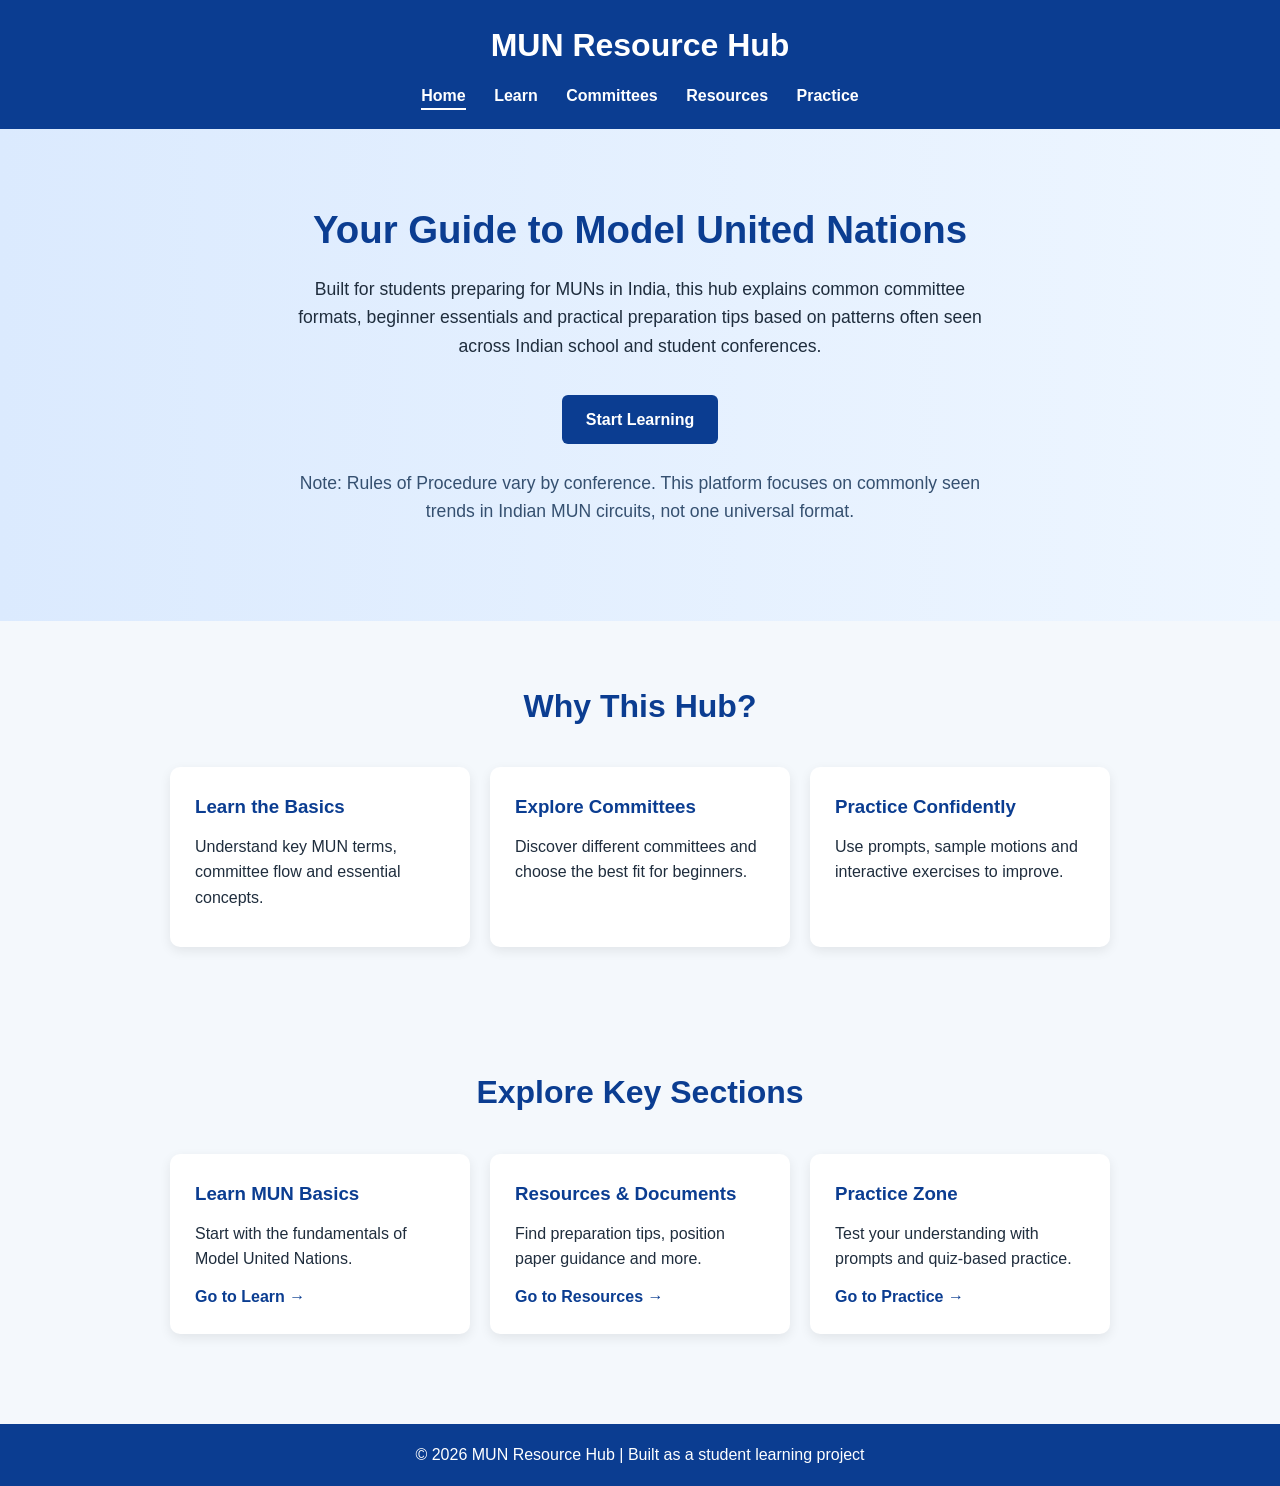
<file: index.html>
<!DOCTYPE html>
<html lang="en">
<head>
  <meta charset="UTF-8" />
  <meta name="viewport" content="width=device-width, initial-scale=1.0" />
  <title>MUN Resource Hub | Home</title>
  <link rel="stylesheet" href="style.css" />
</head>
<body>

  <header class="site-header">
    <div class="container">
      <h1 class="logo">MUN Resource Hub</h1>
      <nav class="navbar">
        <a href="index.html" class = "active">Home</a>
        <a href="learn.html">Learn</a>
        <a href="committees.html">Committees</a>
        <a href="resources.html">Resources</a>
        <a href="practice.html">Practice</a>
      </nav>
    </div>
  </header>

  <section class="hero">
  <div class="container">
    <h2>Your Guide to Model United Nations</h2>
    <p>
      Built for students preparing for MUNs in India, this hub explains common committee formats,
      beginner essentials and practical preparation tips based on patterns often seen across Indian school and student conferences.
    </p>
    <a href="learn.html" class="btn">Start Learning</a>
    <p class="hero-note">
      Note: Rules of Procedure vary by conference. This platform focuses on commonly seen trends in Indian MUN circuits, not one universal format.
    </p>
  </div>
</section>

  <section class="why-hub">
    <div class="container">
      <h2>Why This Hub?</h2>
      <div class="card-grid">
        <div class="card">
          <h3>Learn the Basics</h3>
          <p>Understand key MUN terms, committee flow and essential concepts.</p>
        </div>
        <div class="card">
          <h3>Explore Committees</h3>
          <p>Discover different committees and choose the best fit for beginners.</p>
        </div>
        <div class="card">
          <h3>Practice Confidently</h3>
          <p>Use prompts, sample motions and interactive exercises to improve.</p>
        </div>
      </div>
    </div>
  </section>

  <section class="featured-sections">
    <div class="container">
      <h2>Explore Key Sections</h2>
      <div class="card-grid">
        <div class="card">
          <h3>Learn MUN Basics</h3>
          <p>Start with the fundamentals of Model United Nations.</p>
          <a href="learn.html" class="card-link">Go to Learn →</a>
        </div>
        <div class="card">
          <h3>Resources & Documents</h3>
          <p>Find preparation tips, position paper guidance and more.</p>
          <a href="resources.html" class="card-link">Go to Resources →</a>
        </div>
        <div class="card">
          <h3>Practice Zone</h3>
          <p>Test your understanding with prompts and quiz-based practice.</p>
          <a href="practice.html" class="card-link">Go to Practice →</a>
        </div>
      </div>
    </div>
  </section>

  <footer class="site-footer">
    <div class="container">
      <p>© 2026 MUN Resource Hub | Built as a student learning project</p>
    </div>
  </footer>

  <script src="script.js"></script>
</body>
</html>
</file>
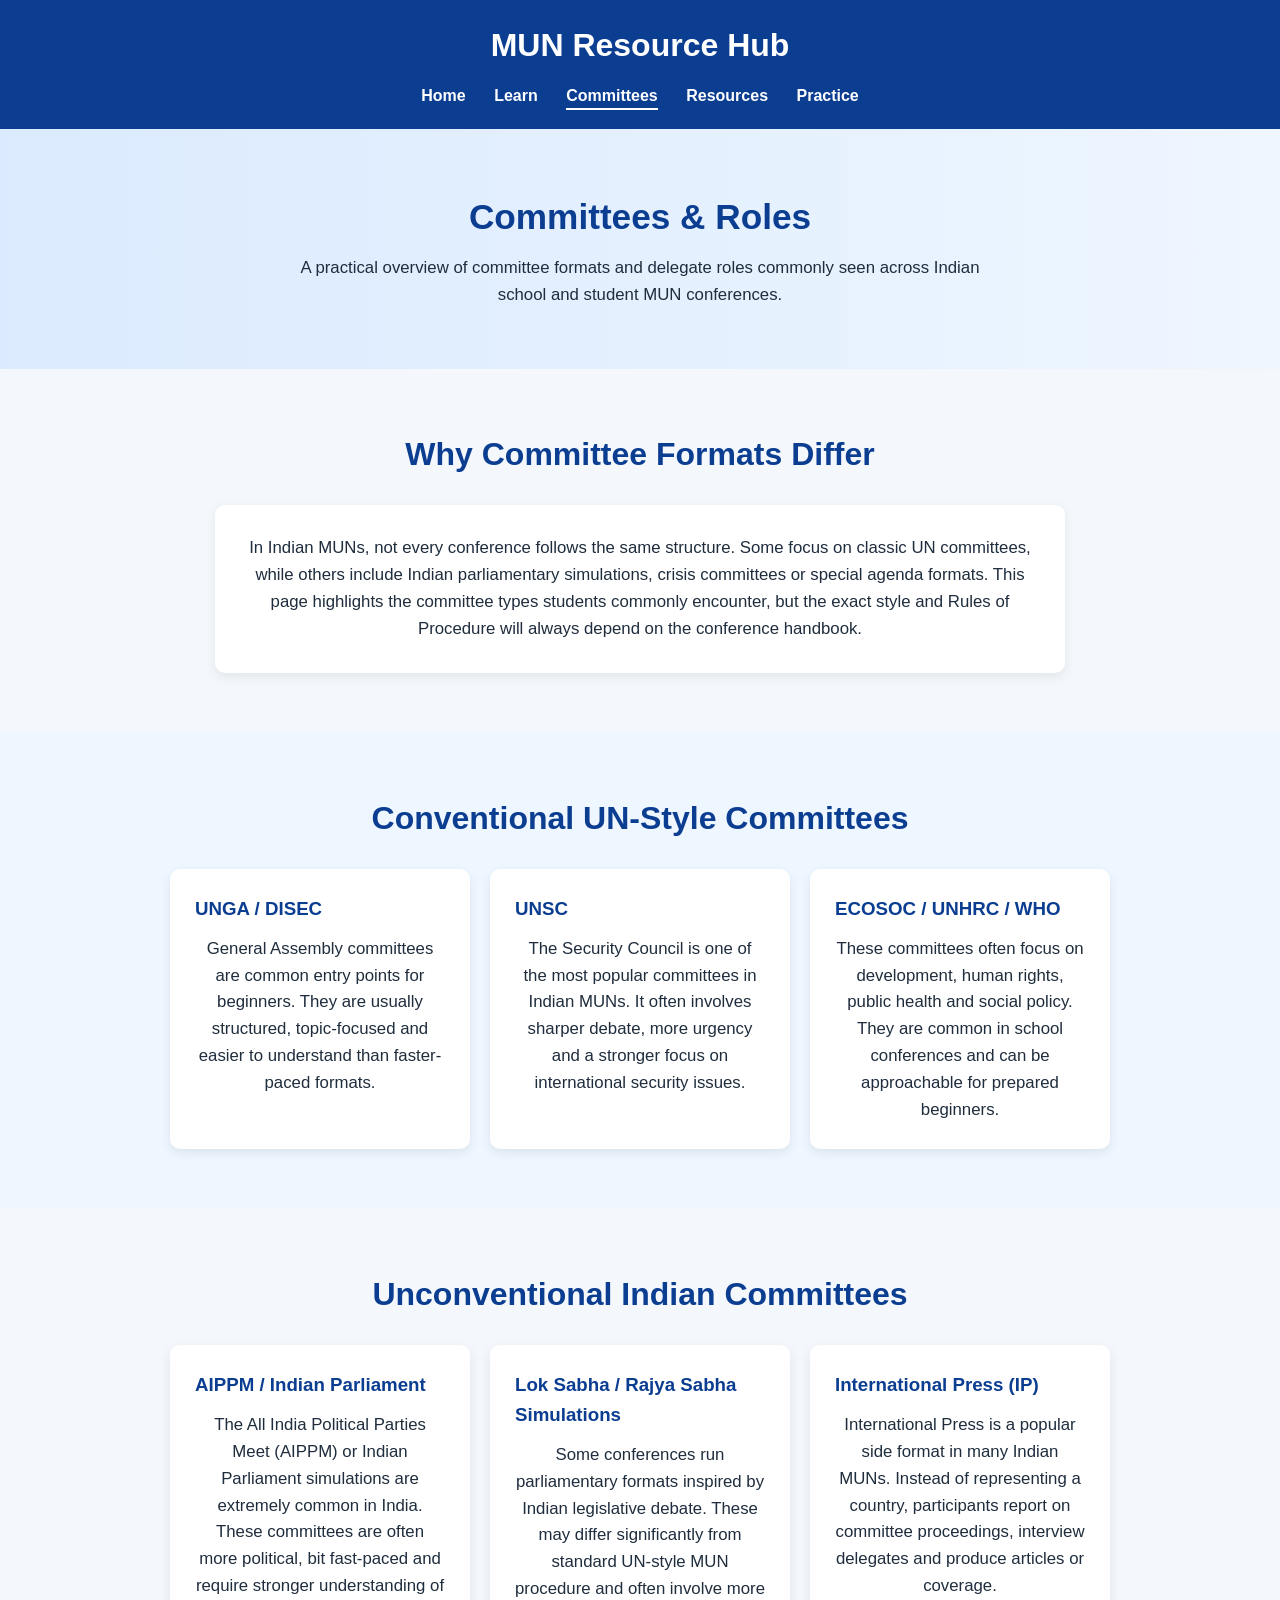
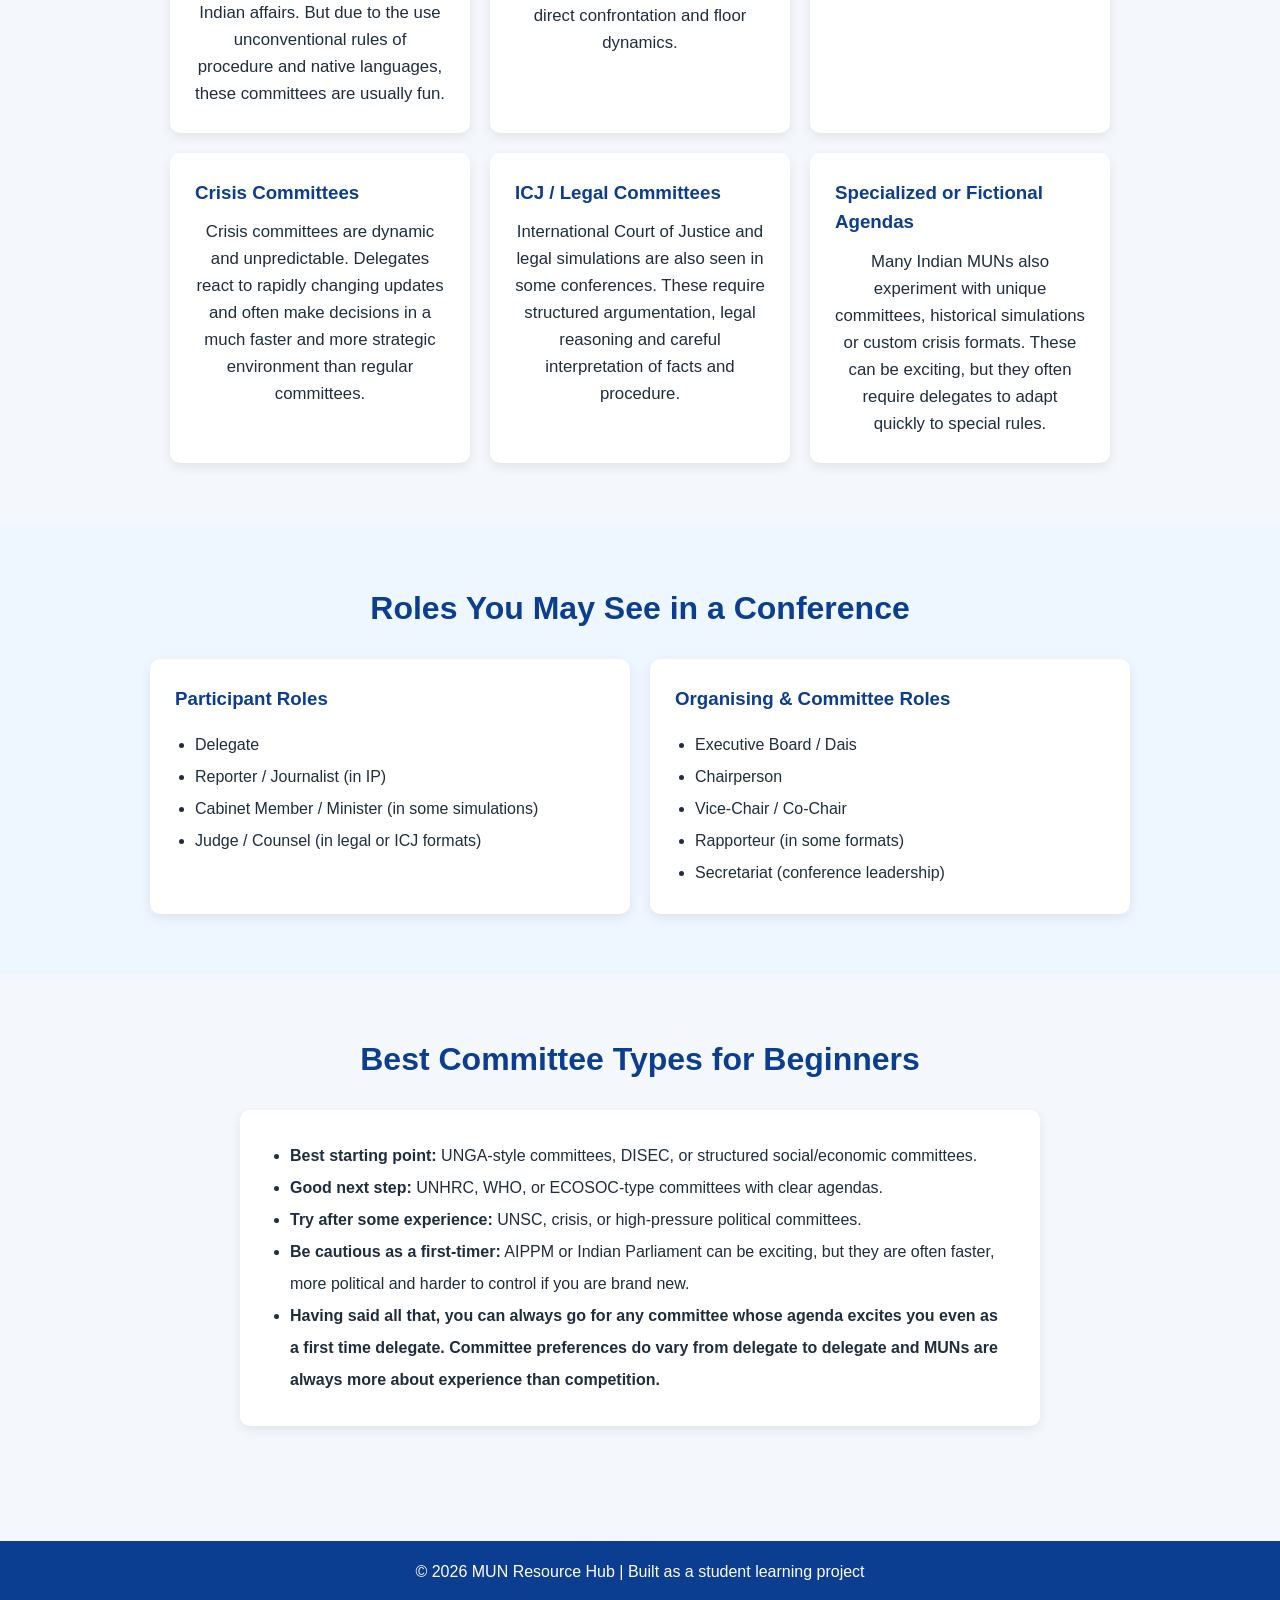
<file: committees.html>
<!DOCTYPE html>
<html lang="en">
<head>
  <meta charset="UTF-8" />
  <meta name="viewport" content="width=device-width, initial-scale=1.0" />
  <title>MUN Resource Hub | Committees & Roles</title>
  <link rel="stylesheet" href="style.css" />
</head>
<body>

  <header class="site-header">
    <div class="container">
      <h1 class="logo">MUN Resource Hub</h1>
      <nav class="navbar">
        <a href="index.html">Home</a>
        <a href="learn.html">Learn</a>
        <a href="committees.html"  class = "active">Committees</a>
        <a href="resources.html">Resources</a>
        <a href="practice.html">Practice</a>
      </nav>
    </div>
  </header>
  
  <section class="page-banner">
    <div class="container">
      <h2>Committees & Roles</h2>
      <p>
        A practical overview of committee formats and delegate roles commonly seen across Indian school and student MUN conferences.
      </p>
    </div>
  </section>

  <section class="content-section">
    <div class="container">
      <h2>Why Committee Formats Differ</h2>
      <div class="info-box">
        <p>
          In Indian MUNs, not every conference follows the same structure. Some focus on classic UN committees,
          while others include Indian parliamentary simulations, crisis committees or special agenda formats.
          This page highlights the committee types students commonly encounter, but the exact style and Rules of Procedure
          will always depend on the conference handbook.
        </p>
      </div>
    </div>
  </section>

  <section class="content-section light-bg">
    <div class="container">
      <h2>Conventional UN-Style Committees</h2>
      <div class="card-grid">
        <div class="card">
          <h3>UNGA / DISEC</h3>
          <p>
            General Assembly committees are common entry points for beginners. They are usually structured,
            topic-focused and easier to understand than faster-paced formats.
          </p>
        </div>
        <div class="card">
          <h3>UNSC</h3>
          <p>
            The Security Council is one of the most popular committees in Indian MUNs. It often involves
            sharper debate, more urgency and a stronger focus on international security issues.
          </p>
        </div>
        <div class="card">
          <h3>ECOSOC / UNHRC / WHO</h3>
          <p>
            These committees often focus on development, human rights, public health and social policy.
            They are common in school conferences and can be approachable for prepared beginners.
          </p>
        </div>
      </div>
    </div>
  </section>

  <section class="content-section">
    <div class="container">
      <h2>Unconventional Indian Committees </h2>
      <div class="card-grid">
        <div class="card">
          <h3>AIPPM / Indian Parliament</h3>
          <p>
            The All India Political Parties Meet (AIPPM) or Indian Parliament simulations are extremely common in India.
            These committees are often more political, bit fast-paced and require stronger understanding of Indian affairs. But due to the use unconventional rules of procedure and native languages, these committees are usually fun.
          </p>
        </div>
        <div class="card">
          <h3>Lok Sabha / Rajya Sabha Simulations</h3>
          <p>
            Some conferences run parliamentary formats inspired by Indian legislative debate. These may differ significantly
            from standard UN-style MUN procedure and often involve more direct confrontation and floor dynamics.
          </p>
        </div>
        <div class="card">
          <h3>International Press (IP)</h3>
          <p>
            International Press is a popular side format in many Indian MUNs. Instead of representing a country,
            participants report on committee proceedings, interview delegates and produce articles or coverage.
          </p>
        </div>
        <div class="card">
          <h3>Crisis Committees</h3>
          <p>
            Crisis committees are dynamic and unpredictable. Delegates react to rapidly changing updates and often
            make decisions in a much faster and more strategic environment than regular committees.
          </p>
        </div>
        <div class="card">
          <h3>ICJ / Legal Committees</h3>
          <p>
            International Court of Justice and legal simulations are also seen in some conferences. These require structured argumentation, legal reasoning and careful interpretation of facts and procedure.
          </p>
        </div>
        <div class="card">
          <h3>Specialized or Fictional Agendas</h3>
          <p>
            Many Indian MUNs also experiment with unique committees, historical simulations or custom crisis formats.
            These can be exciting, but they often require delegates to adapt quickly to special rules.
          </p>
        </div>
      </div>
    </div>
  </section>

  <section class="content-section light-bg">
    <div class="container">
      <h2>Roles You May See in a Conference</h2>
      <div class="two-column-grid">
        <div class="list-box">
          <h3>Participant Roles</h3>
          <ul>
            <li>Delegate</li>
            <li>Reporter / Journalist (in IP)</li>
            <li>Cabinet Member / Minister (in some simulations)</li>
            <li>Judge / Counsel (in legal or ICJ formats)</li>
          </ul>
        </div>
        <div class="list-box">
          <h3>Organising & Committee Roles</h3>
          <ul>
            <li>Executive Board / Dais</li>
            <li>Chairperson</li>
            <li>Vice-Chair / Co-Chair</li>
            <li>Rapporteur (in some formats)</li>
            <li>Secretariat (conference leadership)</li>
          </ul>
        </div>
      </div>
    </div>
  </section>

  <section class="content-section">
    <div class="container">
      <h2>Best Committee Types for Beginners</h2>
      <div class="tips-box">
        <ul>
          <li><strong>Best starting point:</strong> UNGA-style committees, DISEC, or structured social/economic committees.</li>
          <li><strong>Good next step:</strong> UNHRC, WHO, or ECOSOC-type committees with clear agendas.</li>
          <li><strong>Try after some experience:</strong> UNSC, crisis, or high-pressure political committees.</li>
          <li><strong>Be cautious as a first-timer:</strong> AIPPM or Indian Parliament can be exciting, but they are often faster, more political and harder to control if you are brand new.</li>
          <li><strong> Having said all that, you can always go for any committee whose agenda excites you even as a first time delegate. Committee preferences do vary from delegate to delegate and MUNs are always more about experience than competition.  </strong></li>
		  
        </ul>
      </div>
    </div>
  </section>

  <footer class="site-footer">
    <div class="container">
      <p>© 2026 MUN Resource Hub | Built as a student learning project</p>
    </div>
  </footer>

  <script src="script.js"></script>
</body>
</html>
</file>
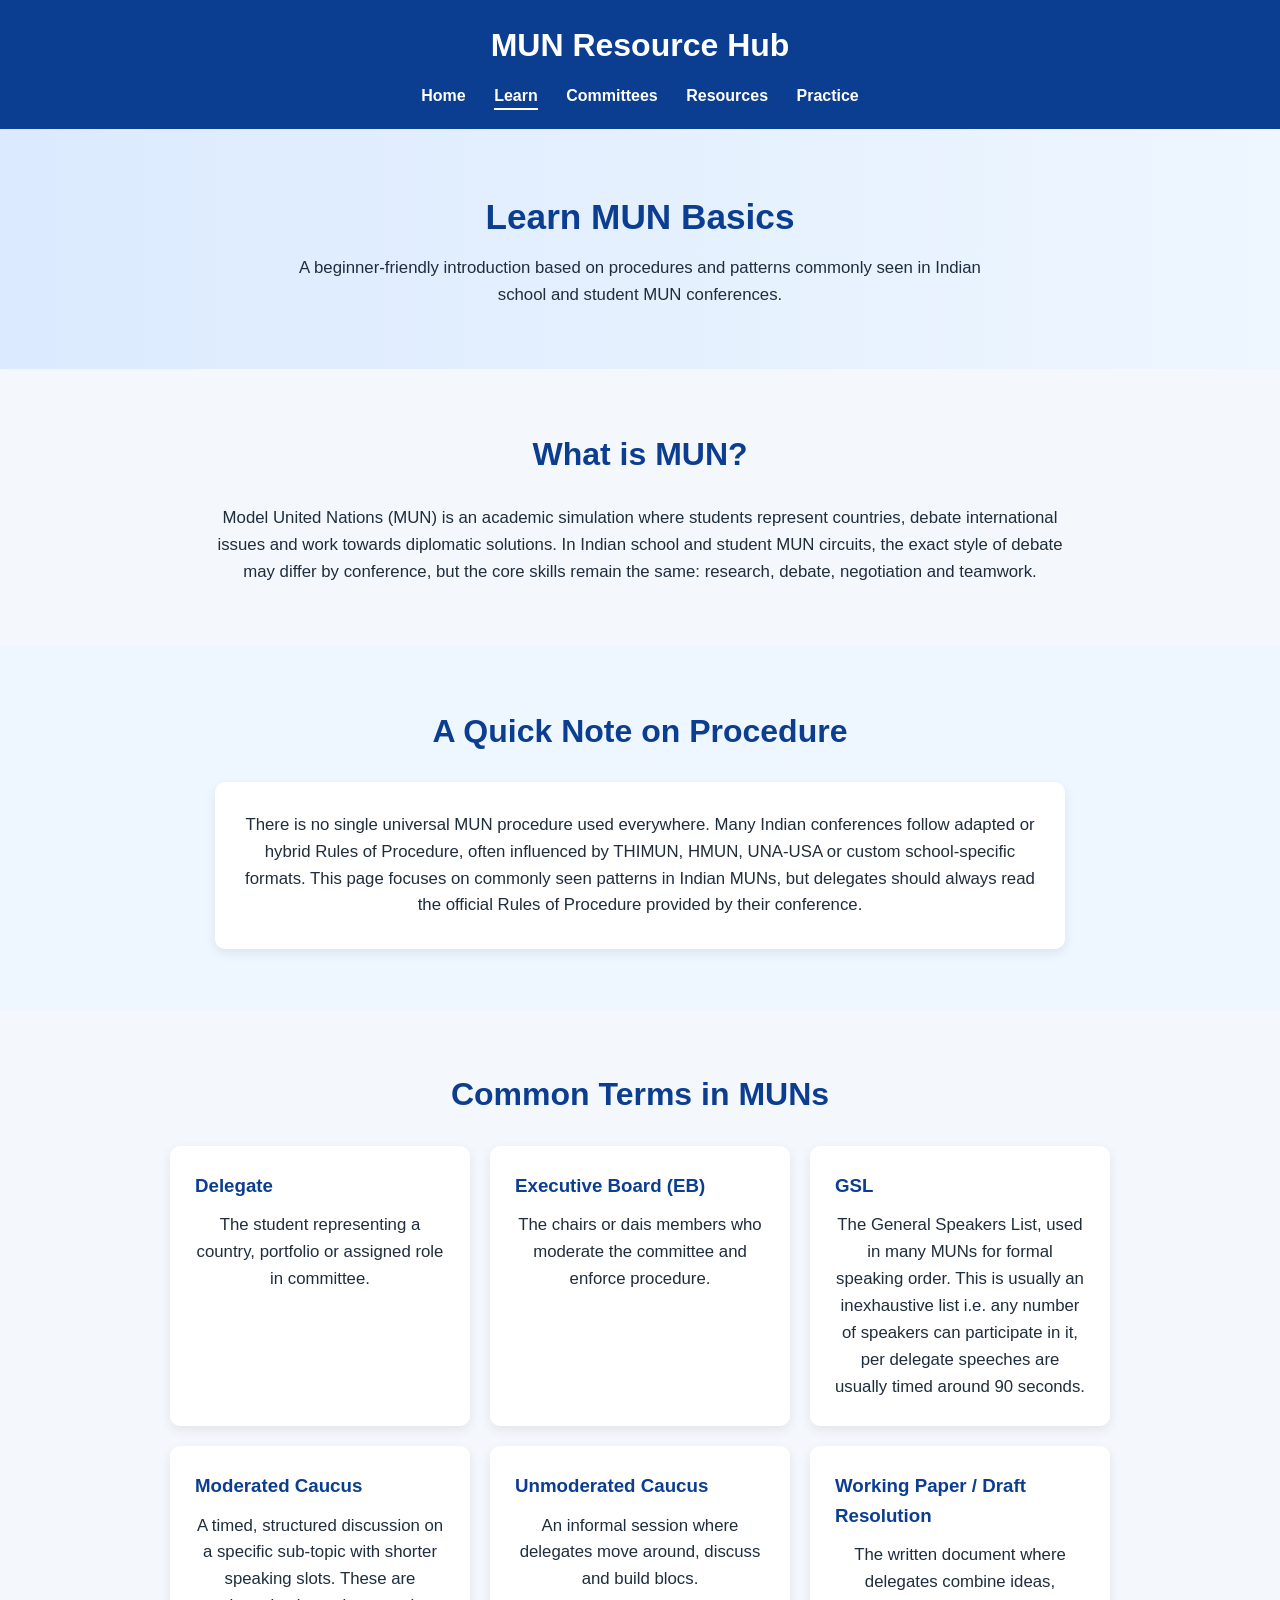
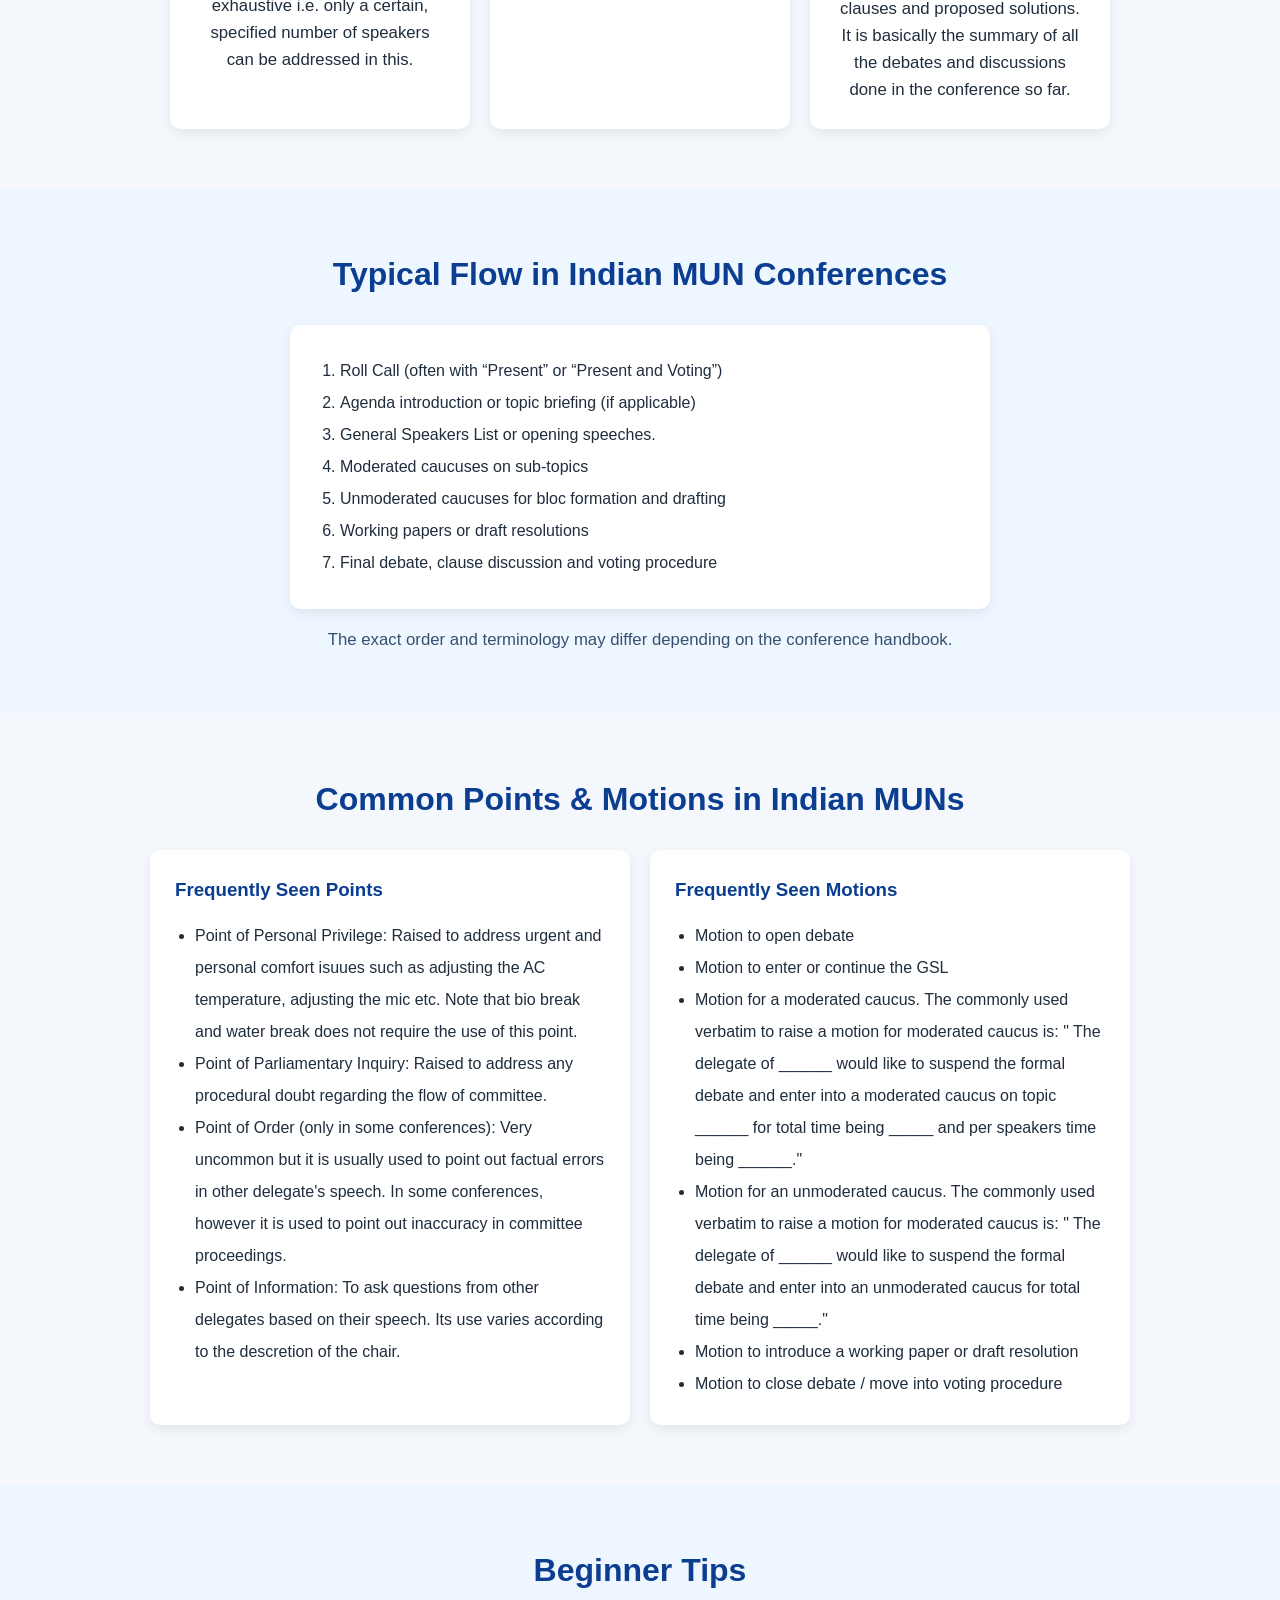
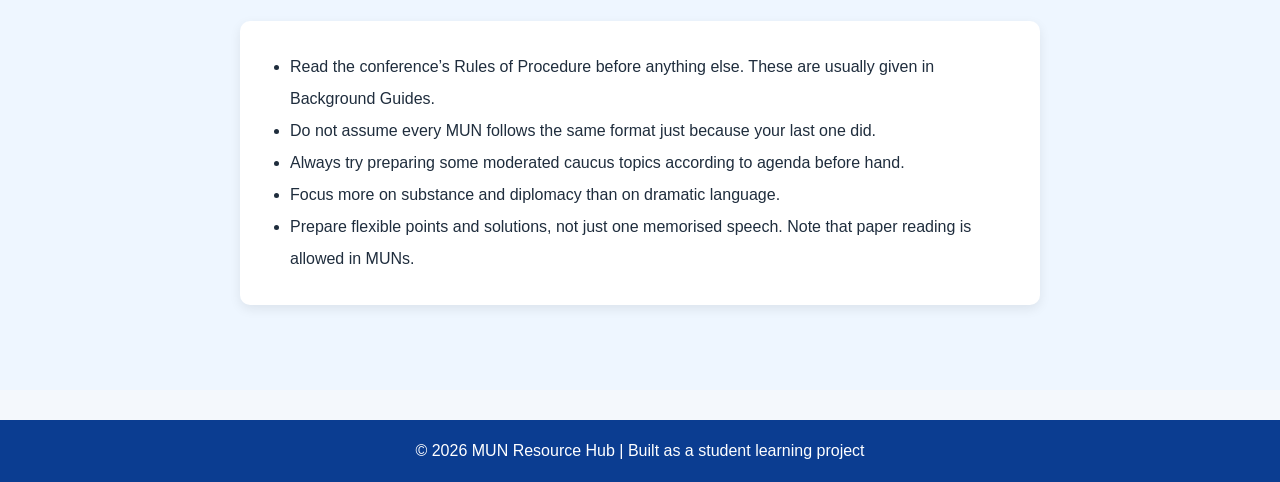
<file: learn.html>
<!DOCTYPE html>
<html lang="en">
<head>
  <meta charset="UTF-8" />
  <meta name="viewport" content="width=device-width, initial-scale=1.0" />
  <title>MUN Resource Hub | Learn MUN Basics</title>
  <link rel="stylesheet" href="style.css" />
</head>
<body>

  <header class="site-header">
    <div class="container">
      <h1 class="logo">MUN Resource Hub</h1>
      <nav class="navbar">
        <a href="index.html">Home</a>
        <a href="learn.html"  class = "active">Learn</a>
        <a href="committees.html">Committees</a>
        <a href="resources.html">Resources</a>
        <a href="practice.html">Practice</a>
      </nav>
    </div>
  </header>

  <section class="page-banner">
    <div class="container">
      <h2>Learn MUN Basics</h2>
      <p>
        A beginner-friendly introduction based on procedures and patterns commonly seen in Indian school and student MUN conferences.
      </p>
    </div>
  </section>

  <section class="content-section">
    <div class="container">
      <h2>What is MUN?</h2>
      <p>
        Model United Nations (MUN) is an academic simulation where students represent countries,
        debate international issues and work towards diplomatic solutions. In Indian school and
        student MUN circuits, the exact style of debate may differ by conference, but the core skills
        remain the same: research, debate, negotiation and teamwork.
      </p>
    </div>
  </section>

  <section class="content-section light-bg">
    <div class="container">
      <h2>A Quick Note on Procedure</h2>
      <div class="info-box">
        <p>
          There is no single universal MUN procedure used everywhere. Many Indian conferences follow
          adapted or hybrid Rules of Procedure, often influenced by THIMUN, HMUN, UNA-USA or custom
          school-specific formats. This page focuses on commonly seen patterns in Indian MUNs, but
          delegates should always read the official Rules of Procedure provided by their conference.
        </p>
      </div>
    </div>
  </section>

  <section class="content-section">
    <div class="container">
      <h2>Common Terms in MUNs</h2>
      <div class="card-grid">
        <div class="card">
          <h3>Delegate</h3>
          <p>The student representing a country, portfolio or assigned role in committee.</p>
        </div>
        <div class="card">
          <h3>Executive Board (EB)</h3>
          <p>The chairs or dais members who moderate the committee and enforce procedure.</p>
        </div>
        <div class="card">
          <h3>GSL</h3>
          <p>The General Speakers List, used in many MUNs for formal speaking order. This is usually an inexhaustive list i.e. any number of speakers can participate in it, per delegate speeches are usually timed around 90 seconds.</p>
        </div>
        <div class="card">
          <h3>Moderated Caucus</h3>
          <p>A timed, structured discussion on a specific sub-topic with shorter speaking slots. These are exhaustive i.e. only a certain, specified number of speakers can be addressed in this.</p>
        </div>
        <div class="card">
          <h3>Unmoderated Caucus</h3>
          <p>An informal session where delegates move around, discuss and build blocs.</p>
        </div>
        <div class="card">
          <h3>Working Paper / Draft Resolution</h3>
          <p>The written document where delegates combine ideas, clauses and proposed solutions. It is basically the summary of all the debates and discussions done in the conference so far.</p>
        </div>
      </div>
    </div>
  </section>

  <section class="content-section light-bg">
    <div class="container">
      <h2>Typical Flow in Indian MUN Conferences</h2>
      <div class="flow-box">
        <ol>
          <li>Roll Call (often with “Present” or “Present and Voting”)</li>
          <li>Agenda introduction or topic briefing (if applicable)</li>
          <li>General Speakers List or opening speeches.</li>
          <li>Moderated caucuses on sub-topics</li>
          <li>Unmoderated caucuses for bloc formation and drafting</li>
          <li>Working papers or draft resolutions</li>
          <li>Final debate, clause discussion and voting procedure</li>
        </ol>
      </div>
      <p class="section-note">
        The exact order and terminology may differ depending on the conference handbook.
      </p>
    </div>
  </section>

  <section class="content-section">
    <div class="container">
      <h2>Common Points & Motions in Indian MUNs</h2>
      <div class="two-column-grid">
        <div class="list-box">
          <h3>Frequently Seen Points</h3>
          <ul>
            <li>Point of Personal Privilege: Raised to address urgent and personal comfort isuues such as adjusting the AC temperature, adjusting the mic etc. Note that bio break and water break does not require the use of this point.</li>
            <li>Point of Parliamentary Inquiry: Raised to address any procedural doubt regarding the flow of committee. </li>
            <li>Point of Order (only in some conferences): Very uncommon but it is usually used to point out factual errors in other delegate's speech. In some conferences, however it is used to point out inaccuracy in committee proceedings. </li>
            <li>Point of Information: To ask questions from other delegates based on their speech. Its use varies according to the descretion of the chair.</li>
          </ul>
        </div>
        <div class="list-box">
          <h3>Frequently Seen Motions</h3>
          <ul>
            <li>Motion to open debate</li>
            <li>Motion to enter or continue the GSL</li>
            <li>Motion for a moderated caucus. The commonly used verbatim to raise a motion for moderated caucus is: " The delegate of ______ would like to suspend the formal debate and enter into a moderated caucus on topic ______ for total time being _____ and per speakers time being ______."</li>
            <li>Motion for an unmoderated caucus. The commonly used verbatim to raise a motion for moderated caucus is: " The delegate of ______ would like to suspend the formal debate and enter into an unmoderated caucus for total time being _____."</li>
            <li>Motion to introduce a working paper or draft resolution</li>
            <li>Motion to close debate / move into voting procedure</li>
          </ul>
        </div>
      </div>
    </div>
  </section>

  <section class="content-section light-bg">
    <div class="container">
      <h2>Beginner Tips</h2>
      <div class="tips-box">
        <ul>
          <li>Read the conference’s Rules of Procedure before anything else. These are usually given in Background Guides.</li>
          <li>Do not assume every MUN follows the same format just because your last one did.</li>
          <li>Always try preparing some moderated caucus topics according to agenda before hand.</li>
          <li>Focus more on substance and diplomacy than on dramatic language.</li>
          <li>Prepare flexible points and solutions, not just one memorised speech. Note that paper reading is allowed in MUNs. </li>
        </ul>
      </div>
    </div>
  </section>

  <footer class="site-footer">
    <div class="container">
      <p>© 2026 MUN Resource Hub | Built as a student learning project</p>
    </div>
  </footer>

  <script src="script.js"></script>
</body>
</html>
</file>
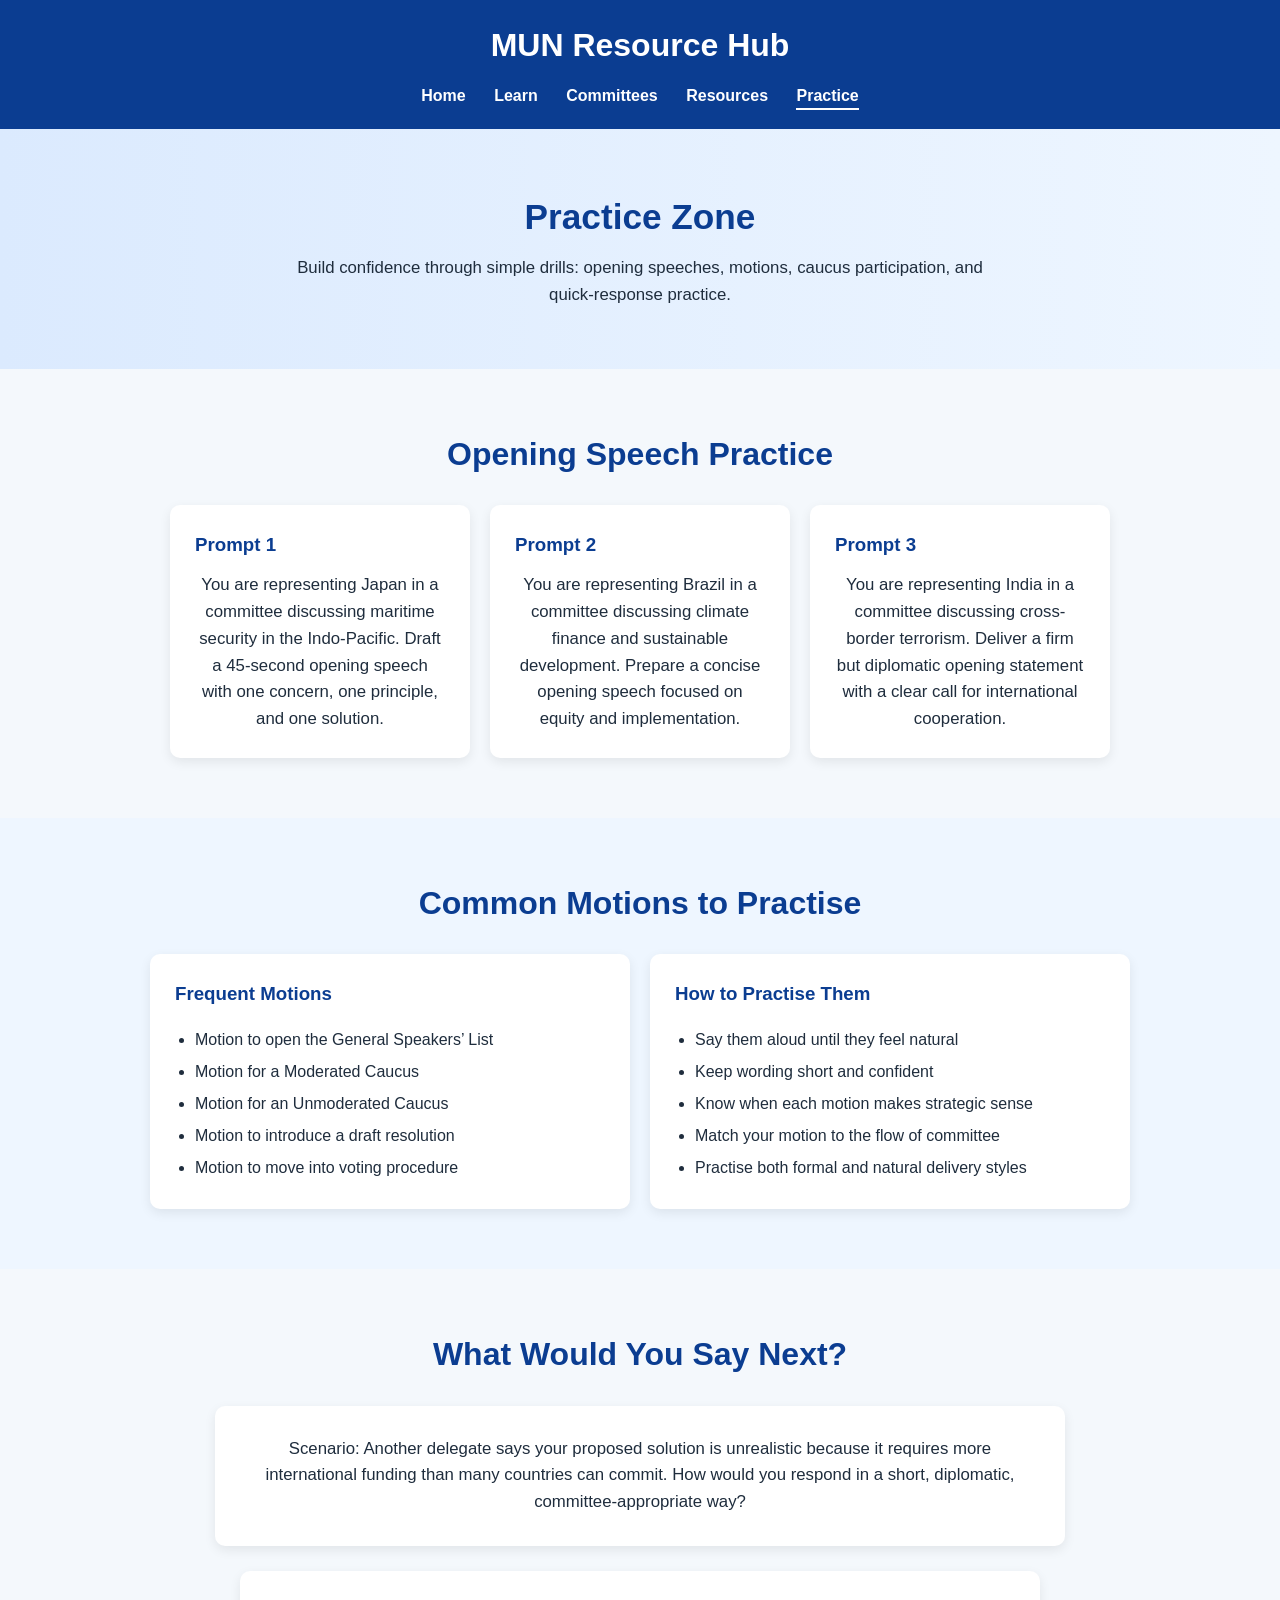
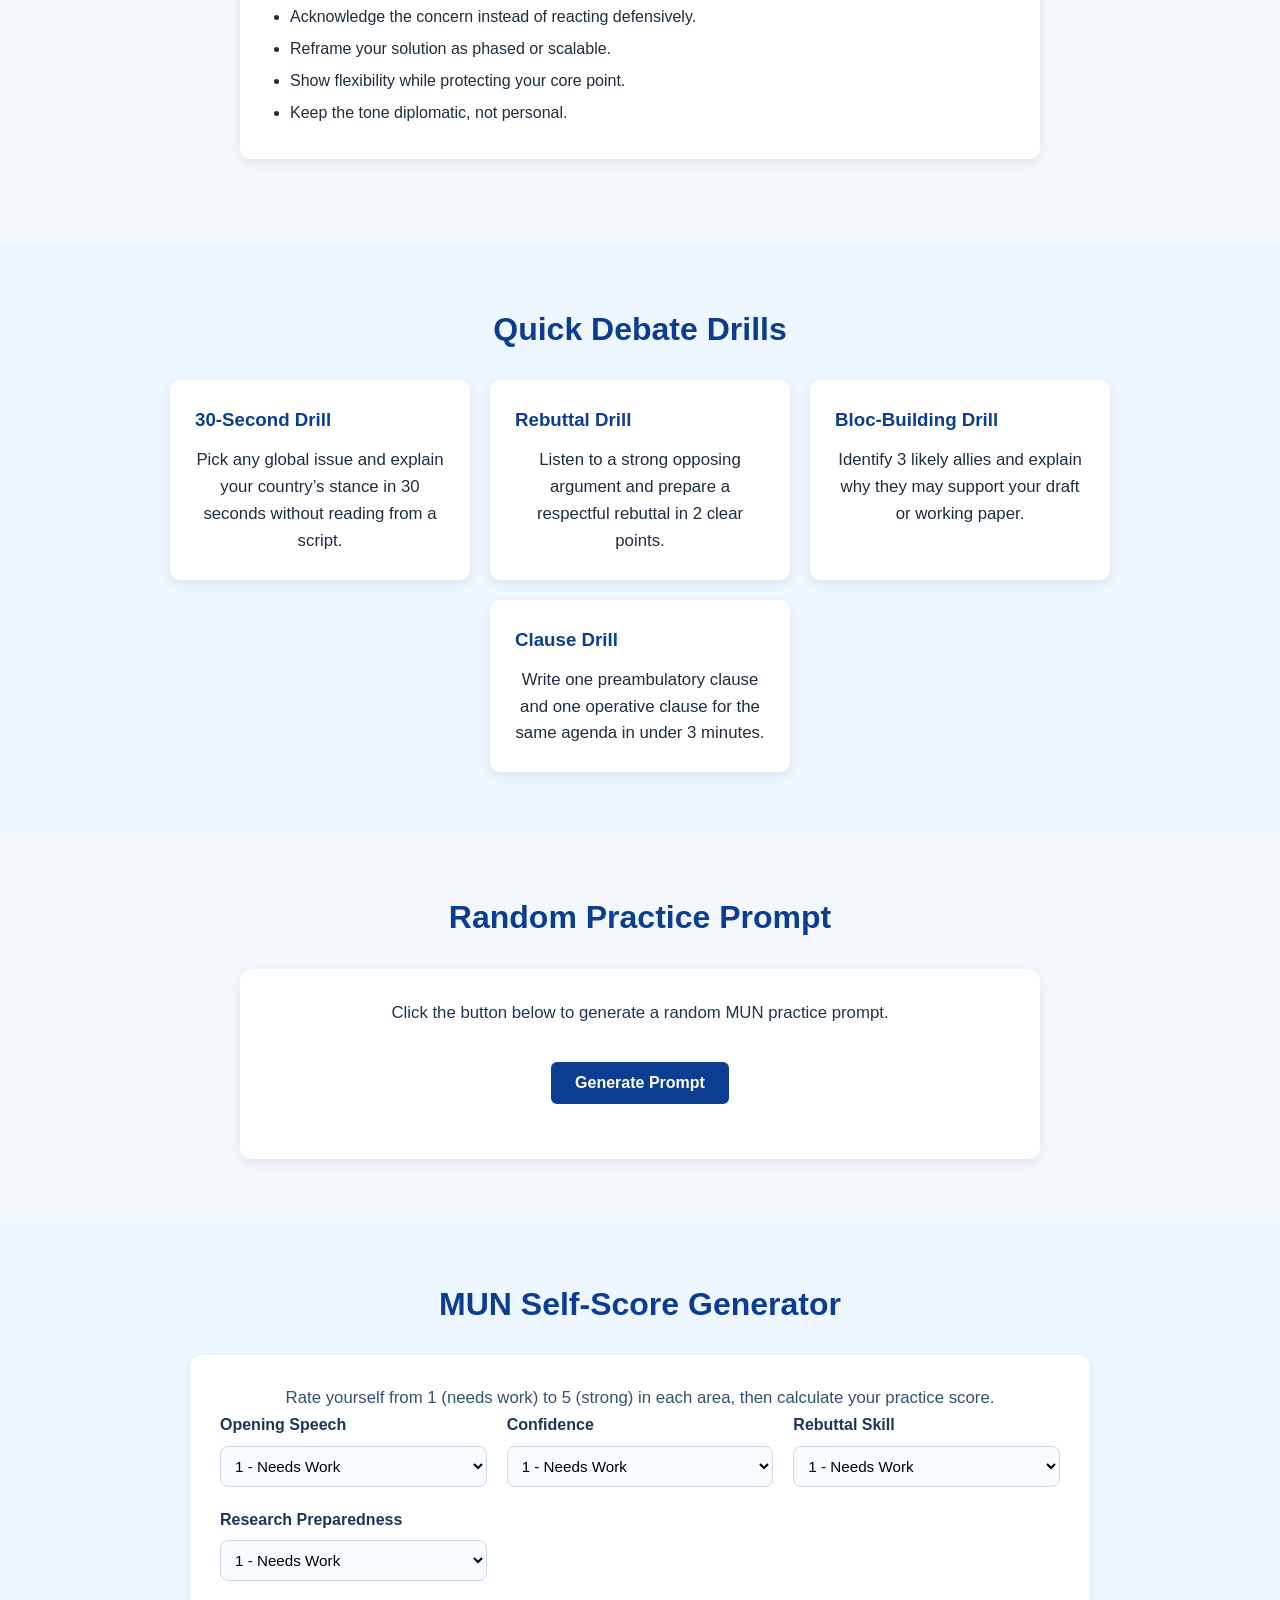
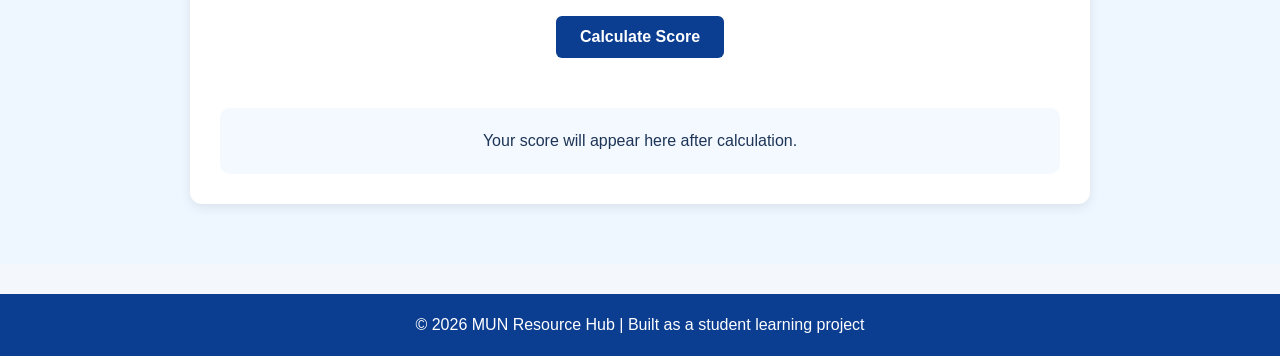
<file: practice.html>
<!DOCTYPE html>
<html lang="en">
<head>
  <meta charset="UTF-8" />
  <meta name="viewport" content="width=device-width, initial-scale=1.0" />
  <title>MUN Resource Hub | Practice Zone</title>
  <link rel="stylesheet" href="style.css" />
</head>
<body>

  <header class="site-header">
    <div class="container">
      <h1 class="logo">MUN Resource Hub</h1>
      <nav class="navbar">
        <a href="index.html">Home</a>
        <a href="learn.html">Learn</a>
        <a href="committees.html">Committees</a>
        <a href="resources.html">Resources</a>
        <a href="practice.html"  class = "active">Practice</a>
      </nav>
    </div>
  </header>

  <section class="page-banner">
    <div class="container">
      <h2>Practice Zone</h2>
      <p>
        Build confidence through simple drills: opening speeches, motions, caucus participation, and quick-response practice.
      </p>
    </div>
  </section>

  <section class="content-section">
    <div class="container">
      <h2>Opening Speech Practice</h2>
      <div class="card-grid">
        <div class="card">
          <h3>Prompt 1</h3>
          <p>
            You are representing Japan in a committee discussing maritime security in the Indo-Pacific.
            Draft a 45-second opening speech with one concern, one principle, and one solution.
          </p>
        </div>
        <div class="card">
          <h3>Prompt 2</h3>
          <p>
            You are representing Brazil in a committee discussing climate finance and sustainable development.
            Prepare a concise opening speech focused on equity and implementation.
          </p>
        </div>
        <div class="card">
          <h3>Prompt 3</h3>
          <p>
            You are representing India in a committee discussing cross-border terrorism.
            Deliver a firm but diplomatic opening statement with a clear call for international cooperation.
          </p>
        </div>
      </div>
    </div>
  </section>

  <section class="content-section light-bg">
    <div class="container">
      <h2>Common Motions to Practise</h2>
      <div class="two-column-grid">
        <div class="list-box">
          <h3>Frequent Motions</h3>
          <ul>
            <li>Motion to open the General Speakers’ List</li>
            <li>Motion for a Moderated Caucus</li>
            <li>Motion for an Unmoderated Caucus</li>
            <li>Motion to introduce a draft resolution</li>
            <li>Motion to move into voting procedure</li>
          </ul>
        </div>
        <div class="list-box">
          <h3>How to Practise Them</h3>
          <ul>
            <li>Say them aloud until they feel natural</li>
            <li>Keep wording short and confident</li>
            <li>Know when each motion makes strategic sense</li>
            <li>Match your motion to the flow of committee</li>
            <li>Practise both formal and natural delivery styles</li>
          </ul>
        </div>
      </div>
    </div>
  </section>

  <section class="content-section">
    <div class="container">
      <h2>What Would You Say Next?</h2>
      <div class="info-box">
        <p>
          Scenario: Another delegate says your proposed solution is unrealistic because it requires more international funding than many countries can commit.
          How would you respond in a short, diplomatic, committee-appropriate way?
        </p>
      </div>

      <div class="tips-box">
        <ul>
          <li>Acknowledge the concern instead of reacting defensively.</li>
          <li>Reframe your solution as phased or scalable.</li>
          <li>Show flexibility while protecting your core point.</li>
          <li>Keep the tone diplomatic, not personal.</li>
        </ul>
      </div>
    </div>
  </section>

  <section class="content-section light-bg">
    <div class="container">
      <h2>Quick Debate Drills</h2>
      <div class="card-grid">
        <div class="card">
          <h3>30-Second Drill</h3>
          <p>
            Pick any global issue and explain your country’s stance in 30 seconds without reading from a script.
          </p>
        </div>
        <div class="card">
          <h3>Rebuttal Drill</h3>
          <p>
            Listen to a strong opposing argument and prepare a respectful rebuttal in 2 clear points.
          </p>
        </div>
        <div class="card">
          <h3>Bloc-Building Drill</h3>
          <p>
            Identify 3 likely allies and explain why they may support your draft or working paper.
          </p>
        </div>
        <div class="card">
          <h3>Clause Drill</h3>
          <p>
            Write one preambulatory clause and one operative clause for the same agenda in under 3 minutes.
          </p>
        </div>
      </div>
    </div>
  </section>

  <section class="content-section">
    <div class="container">
      <h2>Random Practice Prompt</h2>
      <div class="practice-box">
        <p id="practicePrompt">
          Click the button below to generate a random MUN practice prompt.
        </p>
        <button class="btn practice-btn" onclick="generatePrompt()">Generate Prompt</button>
      </div>
    </div>
  </section>
   
  <section class="content-section light-bg">
    <div class="container">
      <h2>MUN Self-Score Generator</h2>
      <div class="score-box">
        <p class="score-intro">
          Rate yourself from 1 (needs work) to 5 (strong) in each area, then calculate your practice score.
        </p>

        <div class="score-grid">
          <div class="score-item">
            <label for="speechScore">Opening Speech</label>
            <select id="speechScore">
              <option value="1">1 - Needs Work</option>
              <option value="2">2 - Basic</option>
              <option value="3">3 - Decent</option>
              <option value="4">4 - Strong</option>
              <option value="5">5 - Excellent</option>
            </select>
          </div>

          <div class="score-item">
            <label for="confidenceScore">Confidence</label>
            <select id="confidenceScore">
              <option value="1">1 - Needs Work</option>
              <option value="2">2 - Basic</option>
              <option value="3">3 - Decent</option>
              <option value="4">4 - Strong</option>
              <option value="5">5 - Excellent</option>
            </select>
          </div>

          <div class="score-item">
            <label for="rebuttalScore">Rebuttal Skill</label>
            <select id="rebuttalScore">
              <option value="1">1 - Needs Work</option>
              <option value="2">2 - Basic</option>
              <option value="3">3 - Decent</option>
              <option value="4">4 - Strong</option>
              <option value="5">5 - Excellent</option>
            </select>
          </div>

          <div class="score-item">
            <label for="researchScore">Research Preparedness</label>
            <select id="researchScore">
              <option value="1">1 - Needs Work</option>
              <option value="2">2 - Basic</option>
              <option value="3">3 - Decent</option>
              <option value="4">4 - Strong</option>
              <option value="5">5 - Excellent</option>
            </select>
          </div>
        </div>

        <button class="btn practice-btn" onclick="calculateScore()">Calculate Score</button>

        <div class="score-result" id="scoreResult">
          Your score will appear here after calculation.
        </div>
      </div>
    </div>
  </section>

  <footer class="site-footer">
    <div class="container">
      <p>© 2026 MUN Resource Hub | Built as a student learning project</p>
    </div>
  </footer>

  <script src="script.js"></script>
</body>
</html>
</file>
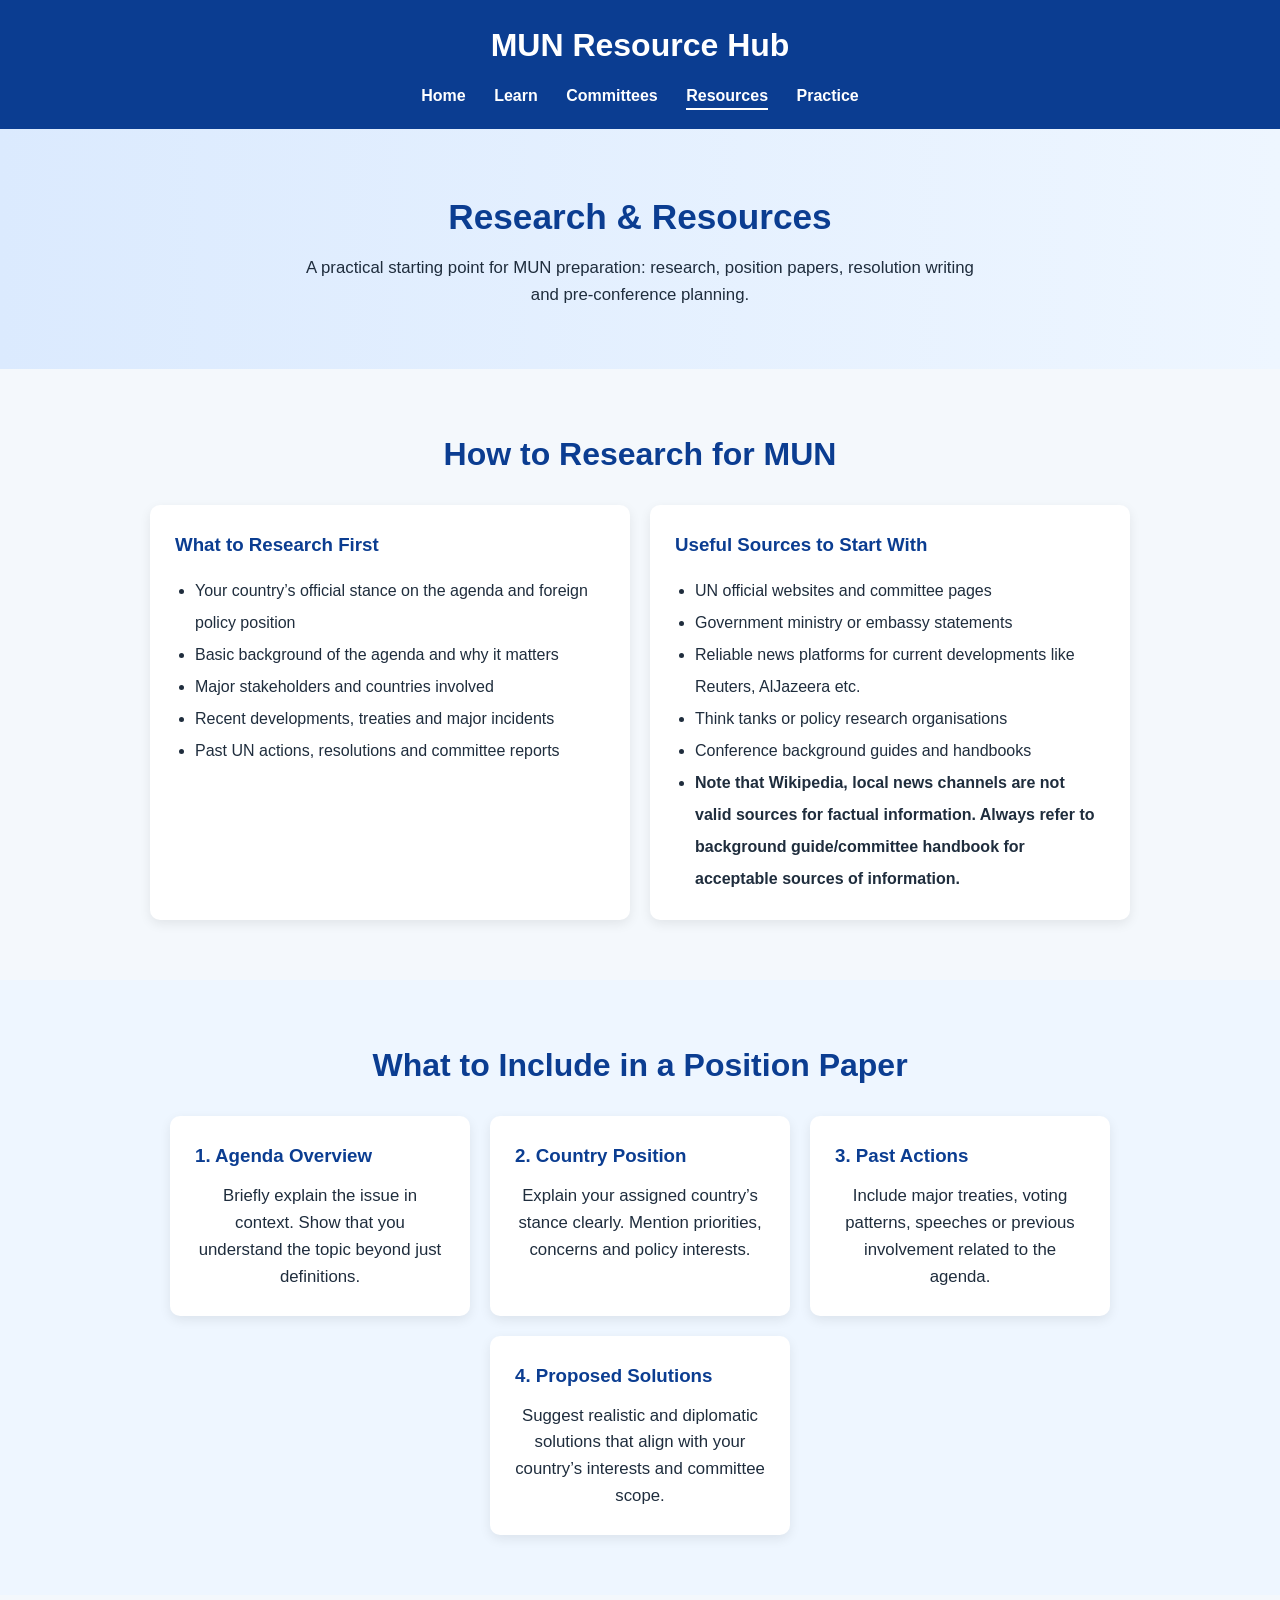
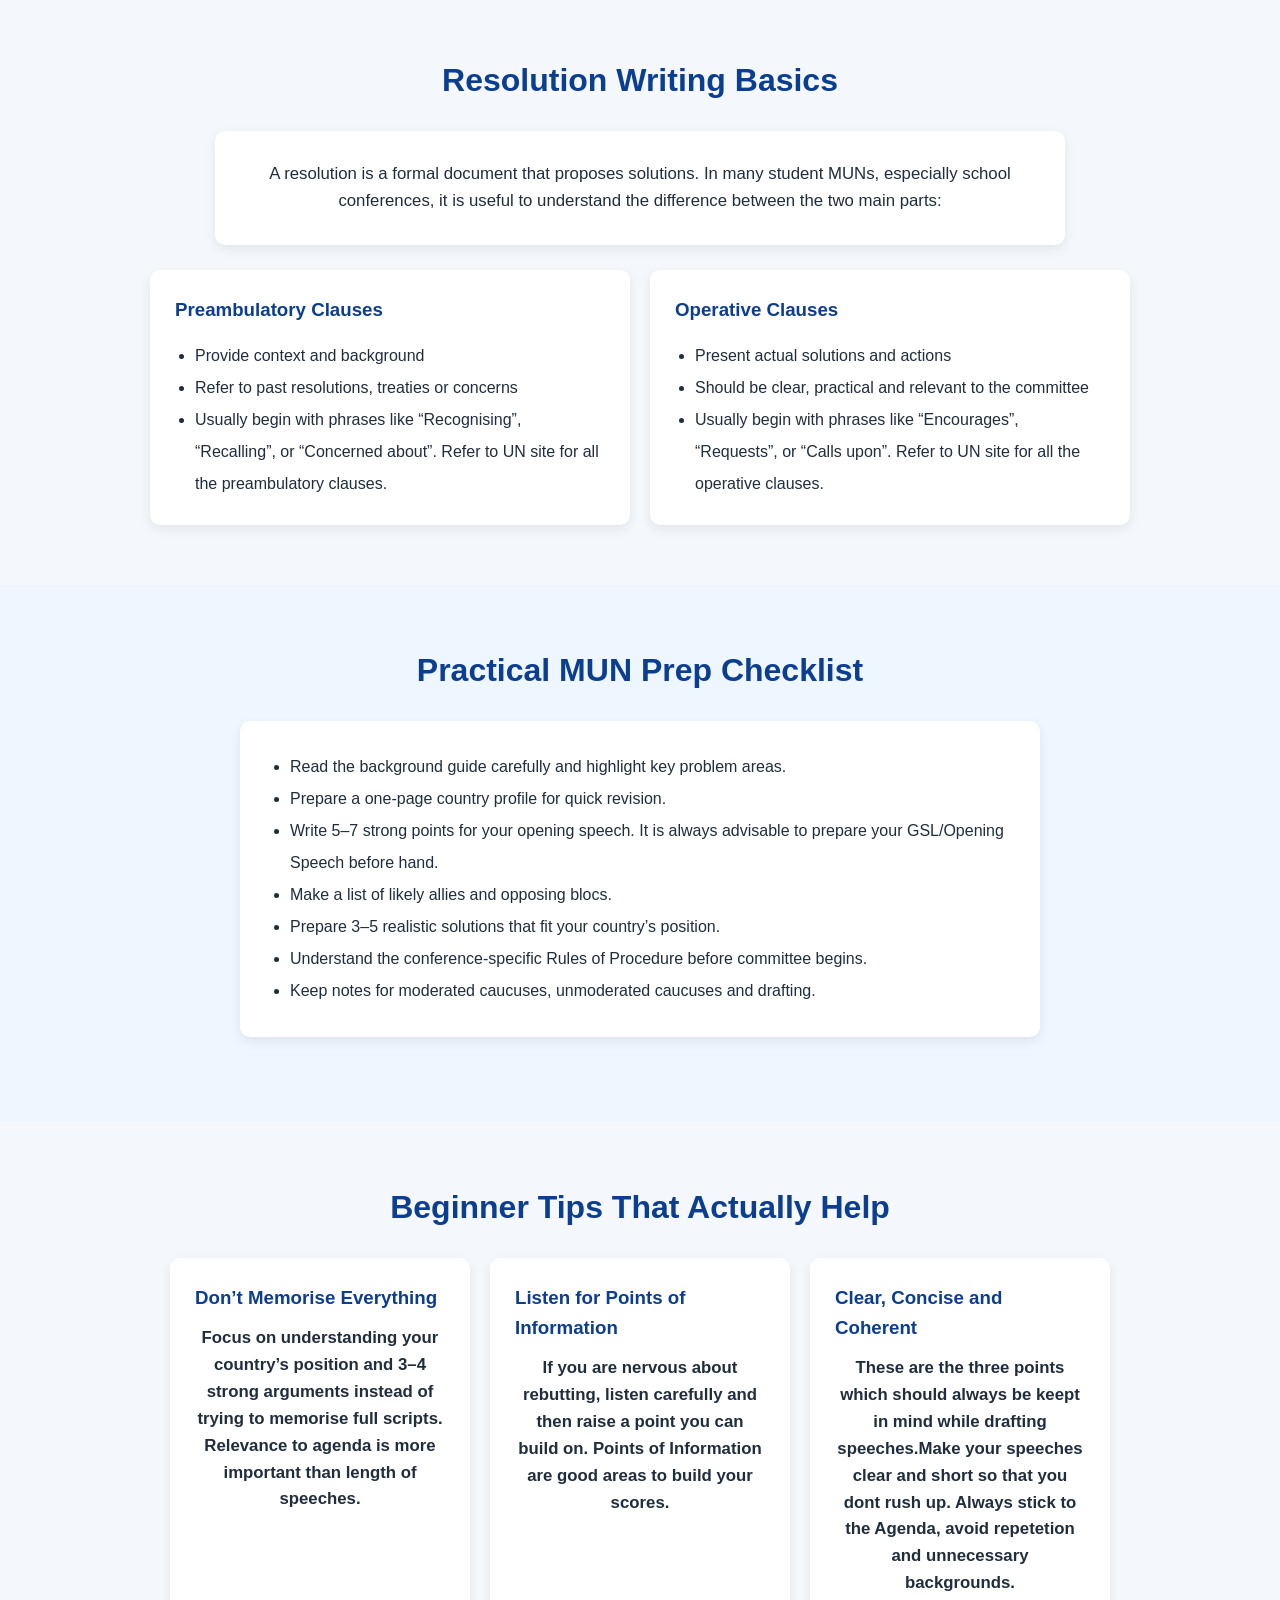
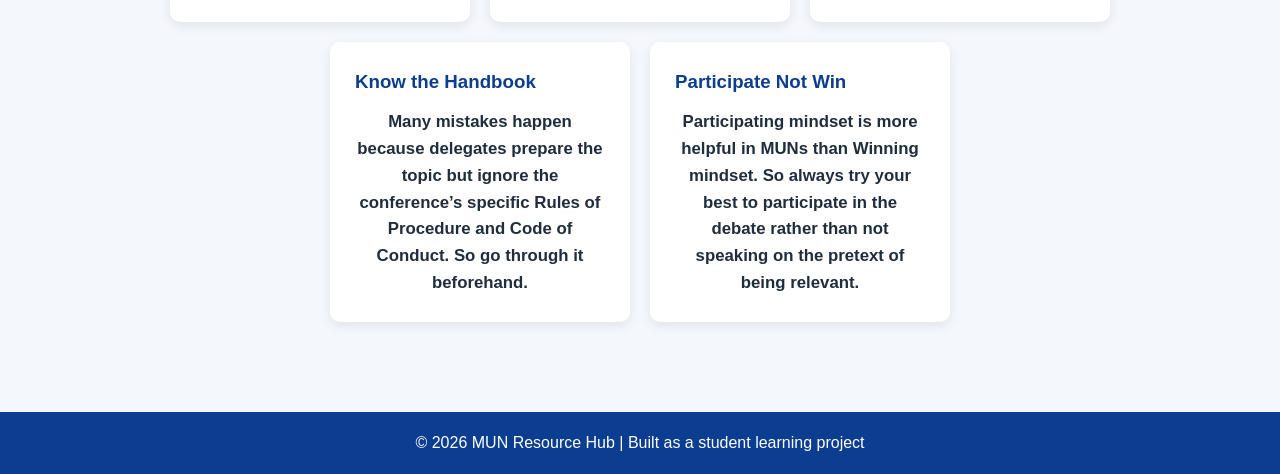
<file: resources.html>
<!DOCTYPE html>
<html lang="en">
<head>
  <meta charset="UTF-8" />
  <meta name="viewport" content="width=device-width, initial-scale=1.0" />
  <title>MUN Resource Hub | Research & Resources</title>
  <link rel="stylesheet" href="style.css" />
</head>
<body>

  <header class="site-header">
    <div class="container">
      <h1 class="logo">MUN Resource Hub</h1>
      <nav class="navbar">
        <a href="index.html">Home</a>
        <a href="learn.html">Learn</a>
        <a href="committees.html">Committees</a>
        <a href="resources.html"  class = "active">Resources</a>
        <a href="practice.html">Practice</a>
      </nav>
    </div>
  </header>

  <section class="page-banner">
    <div class="container">
      <h2>Research & Resources</h2>
      <p>
        A practical starting point for MUN preparation: research, position papers, resolution writing and pre-conference planning.
      </p>
    </div>
  </section>

  <section class="content-section">
    <div class="container">
      <h2>How to Research for MUN</h2>
      <div class="two-column-grid">
        <div class="list-box">
          <h3>What to Research First</h3>
          <ul>
            <li>Your country’s official stance on the agenda and foreign policy position</li>
            <li>Basic background of the agenda and why it matters</li>
            <li>Major stakeholders and countries involved</li>
            <li>Recent developments, treaties and major incidents</li>
            <li>Past UN actions, resolutions and committee reports</li>
          </ul>
        </div>
        <div class="list-box">
          <h3>Useful Sources to Start With</h3>
          <ul>
            <li>UN official websites and committee pages</li>
            <li>Government ministry or embassy statements</li>
            <li>Reliable news platforms for current developments like Reuters, AlJazeera etc.</li>
            <li>Think tanks or policy research organisations</li>
            <li>Conference background guides and handbooks</li>
			<li><strong> Note that Wikipedia, local news channels are not valid sources for factual information. Always refer to background guide/committee handbook for acceptable sources of information. </strong></li>
          </ul>
        </div>
      </div>
    </div>
  </section>

  <section class="content-section light-bg">
    <div class="container">
      <h2>What to Include in a Position Paper</h2>
      <div class="card-grid">
        <div class="card">
          <h3>1. Agenda Overview</h3>
          <p>
            Briefly explain the issue in context. Show that you understand the topic beyond just definitions.
          </p>
        </div>
        <div class="card">
          <h3>2. Country Position</h3>
          <p>
            Explain your assigned country’s stance clearly. Mention priorities, concerns and policy interests.
          </p>
        </div>
        <div class="card">
          <h3>3. Past Actions</h3>
          <p>
            Include major treaties, voting patterns, speeches or previous involvement related to the agenda.
          </p>
        </div>
        <div class="card">
          <h3>4. Proposed Solutions</h3>
          <p>
            Suggest realistic and diplomatic solutions that align with your country’s interests and committee scope.
          </p>
        </div>
      </div>
    </div>
  </section>

  <section class="content-section">
    <div class="container">
      <h2>Resolution Writing Basics</h2>
      <div class="info-box">
        <p>
          A resolution is a formal document that proposes solutions. In many student MUNs, especially school conferences,
          it is useful to understand the difference between the two main parts:
        </p>
      </div>

      <div class="two-column-grid">
        <div class="list-box">
          <h3>Preambulatory Clauses</h3>
          <ul>
            <li>Provide context and background</li>
            <li>Refer to past resolutions, treaties or concerns</li>
            <li>Usually begin with phrases like “Recognising”, “Recalling”, or “Concerned about”. Refer to UN site for all the preambulatory clauses.</li>
          </ul>
        </div>
        <div class="list-box">
          <h3>Operative Clauses</h3>
          <ul>
            <li>Present actual solutions and actions</li>
            <li>Should be clear, practical and relevant to the committee</li>
            <li>Usually begin with phrases like “Encourages”, “Requests”, or “Calls upon”. Refer to UN site for all the operative clauses. </li>
          </ul>
        </div>
      </div>
    </div>
  </section>

  <section class="content-section light-bg">
    <div class="container">
      <h2>Practical MUN Prep Checklist</h2>
      <div class="tips-box">
        <ul>
          <li>Read the background guide carefully and highlight key problem areas.</li>
          <li>Prepare a one-page country profile for quick revision.</li>
          <li>Write 5–7 strong points for your opening speech. It is always advisable to prepare your GSL/Opening Speech before hand.</li>
          <li>Make a list of likely allies and opposing blocs.</li>
          <li>Prepare 3–5 realistic solutions that fit your country’s position.</li>
          <li>Understand the conference-specific Rules of Procedure before committee begins.</li>
          <li>Keep notes for moderated caucuses, unmoderated caucuses and drafting.</li>
        </ul>
      </div>
    </div>
  </section>

  <section class="content-section">
    <div class="container">
      <h2>Beginner Tips That Actually Help</h2>
      <div class="card-grid">
        <div class="card">
          <h3>Don’t Memorise Everything</h3>
          <p>
           <strong> Focus on understanding your country’s position and 3–4 strong arguments instead of trying to memorise full scripts. Relevance to agenda is more important than length of speeches. </strong>
          </p>
        </div>
        <div class="card">
          <h3>Listen for Points of Information</h3>
          <p>
           <strong> If you are nervous about rebutting, listen carefully and then raise a point you can build on. Points of Information are good areas to build your scores. </strong>
          </p>
        </div>
        <div class="card">
          <h3>Clear, Concise and Coherent</h3>
          <p>
           <strong> These are the three points which should always be keept in mind while drafting speeches.Make your speeches clear and short so that you dont rush up. Always stick to the Agenda, avoid repetetion and unnecessary backgrounds.</strong>
          </p>
        </div>
        <div class="card">
          <h3>Know the Handbook</h3>
          <p>
           <strong> Many mistakes happen because delegates prepare the topic but ignore the conference’s specific Rules of Procedure and Code of Conduct. So go through it beforehand.</strong>
          </p>
        </div>
		 <div class="card">
		<h3>Participate Not Win</h3>
          <p>
           <strong> Participating mindset is more helpful in MUNs than Winning mindset. So always try your best to participate in the debate rather than not speaking on the pretext of being relevant.</strong>
          </p>
        </div>
      </div>
    </div>
  </section>

  <footer class="site-footer">
    <div class="container">
      <p>© 2026 MUN Resource Hub | Built as a student learning project</p>
    </div>
  </footer>

  <script src="script.js"></script>
</body>
</html>
</file>
<file: style.css>
* {
  margin: 0;
  padding: 0;
  box-sizing: border-box;
}

body {
  font-family: Arial, sans-serif;
  background-color: #f4f8fc;
  color: #1f2d3d;
  line-height: 1.6;
}

.container {
  width: 90%;
  max-width: 1100px;
  margin: 0 auto;
}

.site-header {
  background-color: #0b3d91;
  color: white;
  padding: 20px 0;
}

.logo {
  text-align: center;
  margin-bottom: 12px;
  font-size: 2rem;
}

.navbar {
  text-align: center;
}

.navbar a {
  color: white;
  text-decoration: none;
  margin: 0 12px;
  font-weight: bold;
  font-size: 1rem;
}
.navbar a.active {
  color:white;
  border-bottom: 2px solid white;
  padding-bottom: 4px;
}

.navbar a:hover {
  text-decoration: underline;
}

.hero {
  text-align: center;
  padding: 70px 20px;
  background: linear-gradient(to right, #dbeafe, #eef6ff);
}

.hero h2 {
  font-size: 2.4rem;
  margin-bottom: 15px;
  color: #0b3d91;
}

.hero p {
  max-width: 700px;
  margin: 0 auto 25px;
  font-size: 1.1rem;
}
.hero-note {
  margin-top:35px;
  font-size: 0.95rem;
  color: #355070;
  max-width: 750px;
  margin-left: auto;
  margin-right: auto;
}

.btn {
  display: inline-block;
  background-color: #0b3d91;
  color: white;
  text-decoration: none;
  padding: 12px 24px;
  border-radius: 6px;
  font-weight: bold;
  margin-top: 10px;
  margin-bottom: 25px;
  transition: background-color 0.3s ease, transform 0.2s ease;
}

.btn:hover {
  background-color: #082f6b;
  transform: translateY(-2px);
}

.why-hub,
.featured-sections {
  padding: 60px 20px;
}

.why-hub h2,
.featured-sections h2 {
  text-align: center;
  margin-bottom: 35px;
  font-size: 2rem;
  color: #0b3d91;
}

.card-grid {
  display: flex;
  gap: 20px;
  flex-wrap: wrap;
  justify-content: center;
}

.card {
  background-color: white;
  padding: 25px;
  border-radius: 10px;
  width: 300px;
  box-shadow: 0 4px 12px rgba(0, 0, 0, 0.08);
  transition: transform 0.25s ease, box-shadow 0.25s ease;
}
.card:hover {
  transform: translateY(-4px);
  box-shadow: 0 8px 18px rgba(0, 0, 0, 0.10);
}
.card h3 {
  margin-bottom: 12px;
  color: #0b3d91;
}

.card p {
  margin-bottom: 12px;
}

.card-link {
  text-decoration: none;
  color: #0b3d91;
  font-weight: bold;
}

.card-link:hover {
  text-decoration: underline;
}

.site-footer {
  background-color: #0b3d91;
  color: white;
  text-align: center;
  padding: 18px 0;
  margin-top: 30px;
}

.page-banner {
  background: linear-gradient(to right, #dbeafe, #eef6ff);
  text-align: center;
  padding: 60px 20px;
}

.page-banner h2 {
  font-size: 2.2rem;
  color: #0b3d91;
  margin-bottom: 10px;
}

.page-banner p {
  font-size: 1.05rem;
  max-width: 700px;
  margin: 0 auto;
}


.content-section {
  padding: 60px 20px;
}

.content-section h2 {
  text-align: center;
  color: #0b3d91;
  margin-bottom: 25px;
  font-size: 2rem;
}

.content-section p {
  max-width: 850px;
  margin: 0 auto;
  text-align: center;
  font-size: 1.05rem;
}

.light-bg {
  background-color: #eef6ff;
}

.flow-box {
  background-color: white;
  max-width: 700px;
  margin: 0 auto;
  padding: 30px;
  border-radius: 10px;
  box-shadow: 0 4px 12px rgba(0, 0, 0, 0.08);
}

.flow-box ol {
  padding-left: 20px;
  line-height: 2;
  color: #1f2d3d;
}

.tips-box {
  background-color: white;
  max-width: 800px;
  margin: 25px auto;
  padding: 30px;
  border-radius: 10px;
  box-shadow: 0 4px 12px rgba(0, 0, 0, 0.08);
}

.tips-box ul {
  padding-left: 20px;
  line-height: 2;
  color: #1f2d3d;
}

.info-box {
  background-color: white;
  max-width: 850px;
  margin: auto auto;
  padding: 30px;
  border-radius: 10px;
  box-shadow: 0 4px 12px rgba(0, 0, 0, 0.08);
}

.info-box p {
  text-align: center;
  margin: 0;
}

.section-note {
  margin-top: 18px !important;
  text-align: center;
  font-size: 0.95rem;
  color: #355070;
}

.two-column-grid {
  display: flex;
  gap: 20px;
  flex-wrap: wrap;
  justify-content: center;
}

.list-box {
  background-color: white;
  width: 480px;
  max-width: 100%;
  padding: 25px;
  border-radius: 10px;
  box-shadow: 0 4px 12px rgba(0, 0, 0, 0.08);
}

.list-box h3 {
  color: #0b3d91;
  margin-bottom: 15px;
}

.list-box ul {
  padding-left: 20px;
  line-height: 2;
  color: #1f2d3d;
}
.card {
  display: flex;
  flex-direction: column;
  justify-content: flex-start;
}

.practice-box {
  background-color: #ffffff;
  padding: 30px;
  border-radius: 12px;
  box-shadow: 0 4px 12px rgba(0, 0, 0, 0.08);
  max-width: 800px;
  margin: 0 auto;
  text-align: center;
}

.practice-box p {
  font-size: 1.05rem;
  color: #1d3557;
  margin-bottom: 25px;
  line-height: 1.7;
}

.practice-btn {
  border: none;
  cursor: pointer;
  font-size: 1rem;
}

.practice-btn:hover {
  opacity: 0.9;
}

.score-box {
  background-color: #ffffff;
  padding: 30px;
  border-radius: 12px;
  box-shadow: 0 4px 12px rgba(0, 0, 0, 0.08);
  max-width: 900px;
  margin: 0 auto;
  text-align: center;
}

.score-intro {
  font-size: 1rem;
  color: #355070;
  margin-bottom: 25px;
}

.score-grid {
  display: grid;
  grid-template-columns: repeat(auto-fit, minmax(220px, 1fr));
  gap: 20px;
  margin-bottom: 25px;
  text-align: left;
}

.score-item label {
  display: block;
  font-weight: bold;
  margin-bottom: 8px;
  color: #1d3557;
}

.score-item select {
  width: 100%;
  padding: 10px;
  border: 1px solid #cfd8e3;
  border-radius: 8px;
  font-size: 0.95rem;
  background-color: #f8fbff;
}

.score-result {
  margin-top: 25px;
  padding: 20px;
  background-color: #f4f8ff;
  border-radius: 10px;
  color: #1d3557;
  font-size: 1rem;
  line-height: 1.6;
  font-weight: 500;
}
.two-column-grid {
  margin-top: 25px;
}
</file>
